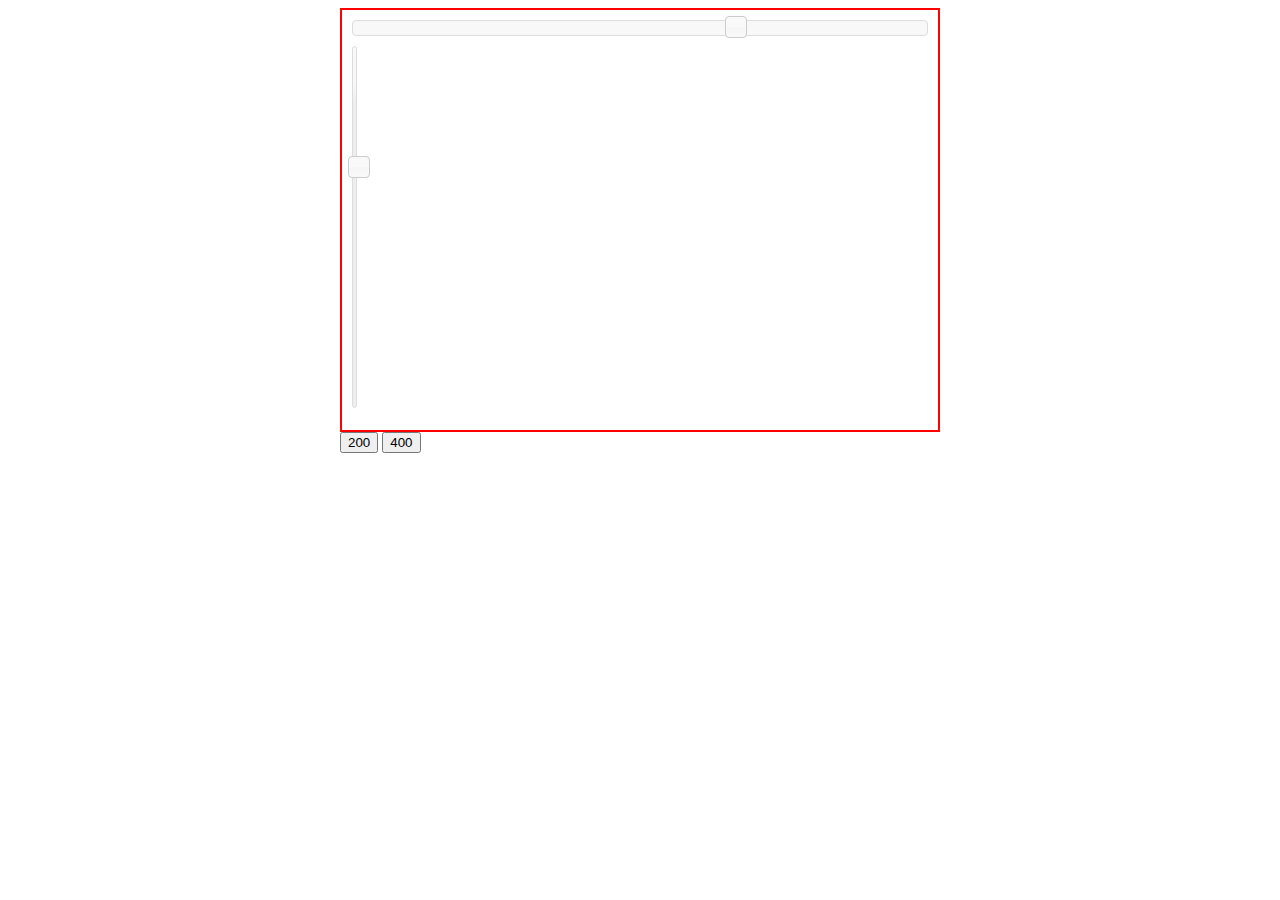
<file: index.html>
<!doctype html>
<html class="no-js" lang="ja">
<head>
<meta charset="utf-8">
<title></title>
<meta name="viewport" content="width=device-width">
<link href="jqueryui/css/ui-lightness/jquery-ui-1.8.22.custom.css" rel="stylesheet">
<style>
#all {
	max-width:600px;
	margin:0 auto;
}
#wrap {
	height:400px;
	border:2px solid red;
	padding:10px;
}
#slider {
	margin:0 0 10px;
}
#slider2 {
	height:90%;
}
</style>
<script src="jqueryui/js/jquery-1.7.2.min.js"></script>
<script src="jqueryui/development-bundle/ui/jquery.ui.core.js"></script>
<script src="jqueryui/development-bundle/ui/jquery.ui.widget.js"></script>
<script src="jqueryui/development-bundle/ui/jquery.ui.mouse.js"></script>
<script src="jqueryui/development-bundle/ui/jquery.ui.slider.js"></script>
<script src="script.js"></script>
</head>
<body><div id="all">

<div id="wrap">
<div id="slider"></div>
<div id="slider2"></div>
</div>

<button onclick="$('#wrap').height(200)">200</button>
<button onclick="$('#wrap').height(400)">400</button>


</div></body>
</html>
</file>
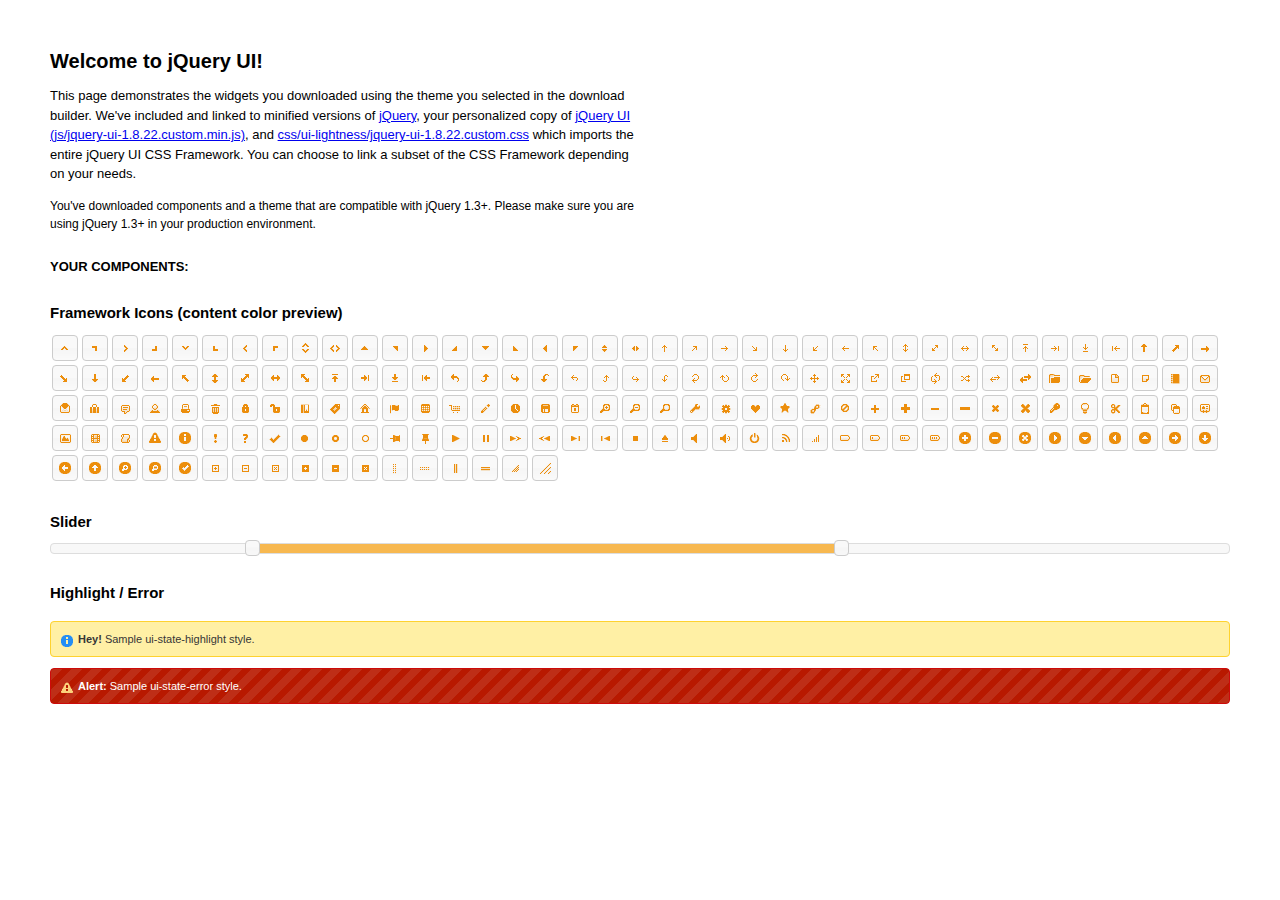
<file: origJqueryUi/index.html>
<!DOCTYPE html>
<html>
	<head>
		<meta http-equiv="Content-Type" content="text/html; charset=iso-8859-1" />
		<title>jQuery UI Example Page</title>
		<link type="text/css" href="css/ui-lightness/jquery-ui-1.8.22.custom.css" rel="stylesheet" />
		<script type="text/javascript" src="js/jquery-1.7.2.min.js"></script>
		<script type="text/javascript" src="js/jquery-ui-1.8.22.custom.min.js"></script>
		<script type="text/javascript">
			$(function(){

				// Slider
				$('#slider').slider({
					range: true,
					values: [17, 67]
				});

				//hover states on the static widgets
				$('#dialog_link, ul#icons li').hover(
					function() { $(this).addClass('ui-state-hover'); },
					function() { $(this).removeClass('ui-state-hover'); }
				);

			});
		</script>
		<style type="text/css">
			/*demo page css*/
			body{ font: 62.5% "Trebuchet MS", sans-serif; margin: 50px;}
			.demoHeaders { margin-top: 2em; }
			#dialog_link {padding: .4em 1em .4em 20px;text-decoration: none;position: relative;}
			#dialog_link span.ui-icon {margin: 0 5px 0 0;position: absolute;left: .2em;top: 50%;margin-top: -8px;}
			ul#icons {margin: 0; padding: 0;}
			ul#icons li {margin: 2px; position: relative; padding: 4px 0; cursor: pointer; float: left;  list-style: none;}
			ul#icons span.ui-icon {float: left; margin: 0 4px;}
		</style>
	</head>
	<body>
	<h1>Welcome to jQuery UI!</h1>
	<p style="font-size: 1.3em; line-height: 1.5; margin: 1em 0; width: 50%;">This page demonstrates the widgets you downloaded using the theme you selected in the download builder. We've included and linked to minified versions of <a href="js/jquery-1.7.2.min.js">jQuery</a>, your personalized copy of <a href="js/jquery-ui-1.8.22.custom.min.js">jQuery UI (js/jquery-ui-1.8.22.custom.min.js)</a>, and <a href="css/ui-lightness/jquery-ui-1.8.22.custom.css">css/ui-lightness/jquery-ui-1.8.22.custom.css</a> which imports the entire jQuery UI CSS Framework. You can choose to link a subset of the CSS Framework depending on your needs. </p>
	<p style="font-size: 1.2em; line-height: 1.5; margin: 1em 0; width: 50%;">You've downloaded components and a theme that are compatible with jQuery 1.3+. Please make sure you are using jQuery 1.3+ in your production environment.</p>

	<p style="font-weight: bold; margin: 2em 0 1em; font-size: 1.3em;">YOUR COMPONENTS:</p>


		<h2 class="demoHeaders">Framework Icons (content color preview)</h2>
		<ul id="icons" class="ui-widget ui-helper-clearfix">

		<li class="ui-state-default ui-corner-all" title=".ui-icon-carat-1-n"><span class="ui-icon ui-icon-carat-1-n"></span></li>
		<li class="ui-state-default ui-corner-all" title=".ui-icon-carat-1-ne"><span class="ui-icon ui-icon-carat-1-ne"></span></li>
		<li class="ui-state-default ui-corner-all" title=".ui-icon-carat-1-e"><span class="ui-icon ui-icon-carat-1-e"></span></li>

		<li class="ui-state-default ui-corner-all" title=".ui-icon-carat-1-se"><span class="ui-icon ui-icon-carat-1-se"></span></li>
		<li class="ui-state-default ui-corner-all" title=".ui-icon-carat-1-s"><span class="ui-icon ui-icon-carat-1-s"></span></li>
		<li class="ui-state-default ui-corner-all" title=".ui-icon-carat-1-sw"><span class="ui-icon ui-icon-carat-1-sw"></span></li>
		<li class="ui-state-default ui-corner-all" title=".ui-icon-carat-1-w"><span class="ui-icon ui-icon-carat-1-w"></span></li>
		<li class="ui-state-default ui-corner-all" title=".ui-icon-carat-1-nw"><span class="ui-icon ui-icon-carat-1-nw"></span></li>
		<li class="ui-state-default ui-corner-all" title=".ui-icon-carat-2-n-s"><span class="ui-icon ui-icon-carat-2-n-s"></span></li>
		<li class="ui-state-default ui-corner-all" title=".ui-icon-carat-2-e-w"><span class="ui-icon ui-icon-carat-2-e-w"></span></li>
		<li class="ui-state-default ui-corner-all" title=".ui-icon-triangle-1-n"><span class="ui-icon ui-icon-triangle-1-n"></span></li>
		<li class="ui-state-default ui-corner-all" title=".ui-icon-triangle-1-ne"><span class="ui-icon ui-icon-triangle-1-ne"></span></li>

		<li class="ui-state-default ui-corner-all" title=".ui-icon-triangle-1-e"><span class="ui-icon ui-icon-triangle-1-e"></span></li>
		<li class="ui-state-default ui-corner-all" title=".ui-icon-triangle-1-se"><span class="ui-icon ui-icon-triangle-1-se"></span></li>
		<li class="ui-state-default ui-corner-all" title=".ui-icon-triangle-1-s"><span class="ui-icon ui-icon-triangle-1-s"></span></li>
		<li class="ui-state-default ui-corner-all" title=".ui-icon-triangle-1-sw"><span class="ui-icon ui-icon-triangle-1-sw"></span></li>
		<li class="ui-state-default ui-corner-all" title=".ui-icon-triangle-1-w"><span class="ui-icon ui-icon-triangle-1-w"></span></li>
		<li class="ui-state-default ui-corner-all" title=".ui-icon-triangle-1-nw"><span class="ui-icon ui-icon-triangle-1-nw"></span></li>
		<li class="ui-state-default ui-corner-all" title=".ui-icon-triangle-2-n-s"><span class="ui-icon ui-icon-triangle-2-n-s"></span></li>
		<li class="ui-state-default ui-corner-all" title=".ui-icon-triangle-2-e-w"><span class="ui-icon ui-icon-triangle-2-e-w"></span></li>
		<li class="ui-state-default ui-corner-all" title=".ui-icon-arrow-1-n"><span class="ui-icon ui-icon-arrow-1-n"></span></li>

		<li class="ui-state-default ui-corner-all" title=".ui-icon-arrow-1-ne"><span class="ui-icon ui-icon-arrow-1-ne"></span></li>
		<li class="ui-state-default ui-corner-all" title=".ui-icon-arrow-1-e"><span class="ui-icon ui-icon-arrow-1-e"></span></li>
		<li class="ui-state-default ui-corner-all" title=".ui-icon-arrow-1-se"><span class="ui-icon ui-icon-arrow-1-se"></span></li>
		<li class="ui-state-default ui-corner-all" title=".ui-icon-arrow-1-s"><span class="ui-icon ui-icon-arrow-1-s"></span></li>
		<li class="ui-state-default ui-corner-all" title=".ui-icon-arrow-1-sw"><span class="ui-icon ui-icon-arrow-1-sw"></span></li>
		<li class="ui-state-default ui-corner-all" title=".ui-icon-arrow-1-w"><span class="ui-icon ui-icon-arrow-1-w"></span></li>
		<li class="ui-state-default ui-corner-all" title=".ui-icon-arrow-1-nw"><span class="ui-icon ui-icon-arrow-1-nw"></span></li>
		<li class="ui-state-default ui-corner-all" title=".ui-icon-arrow-2-n-s"><span class="ui-icon ui-icon-arrow-2-n-s"></span></li>
		<li class="ui-state-default ui-corner-all" title=".ui-icon-arrow-2-ne-sw"><span class="ui-icon ui-icon-arrow-2-ne-sw"></span></li>

		<li class="ui-state-default ui-corner-all" title=".ui-icon-arrow-2-e-w"><span class="ui-icon ui-icon-arrow-2-e-w"></span></li>
		<li class="ui-state-default ui-corner-all" title=".ui-icon-arrow-2-se-nw"><span class="ui-icon ui-icon-arrow-2-se-nw"></span></li>
		<li class="ui-state-default ui-corner-all" title=".ui-icon-arrowstop-1-n"><span class="ui-icon ui-icon-arrowstop-1-n"></span></li>
		<li class="ui-state-default ui-corner-all" title=".ui-icon-arrowstop-1-e"><span class="ui-icon ui-icon-arrowstop-1-e"></span></li>
		<li class="ui-state-default ui-corner-all" title=".ui-icon-arrowstop-1-s"><span class="ui-icon ui-icon-arrowstop-1-s"></span></li>
		<li class="ui-state-default ui-corner-all" title=".ui-icon-arrowstop-1-w"><span class="ui-icon ui-icon-arrowstop-1-w"></span></li>
		<li class="ui-state-default ui-corner-all" title=".ui-icon-arrowthick-1-n"><span class="ui-icon ui-icon-arrowthick-1-n"></span></li>
		<li class="ui-state-default ui-corner-all" title=".ui-icon-arrowthick-1-ne"><span class="ui-icon ui-icon-arrowthick-1-ne"></span></li>
		<li class="ui-state-default ui-corner-all" title=".ui-icon-arrowthick-1-e"><span class="ui-icon ui-icon-arrowthick-1-e"></span></li>

		<li class="ui-state-default ui-corner-all" title=".ui-icon-arrowthick-1-se"><span class="ui-icon ui-icon-arrowthick-1-se"></span></li>
		<li class="ui-state-default ui-corner-all" title=".ui-icon-arrowthick-1-s"><span class="ui-icon ui-icon-arrowthick-1-s"></span></li>
		<li class="ui-state-default ui-corner-all" title=".ui-icon-arrowthick-1-sw"><span class="ui-icon ui-icon-arrowthick-1-sw"></span></li>
		<li class="ui-state-default ui-corner-all" title=".ui-icon-arrowthick-1-w"><span class="ui-icon ui-icon-arrowthick-1-w"></span></li>
		<li class="ui-state-default ui-corner-all" title=".ui-icon-arrowthick-1-nw"><span class="ui-icon ui-icon-arrowthick-1-nw"></span></li>
		<li class="ui-state-default ui-corner-all" title=".ui-icon-arrowthick-2-n-s"><span class="ui-icon ui-icon-arrowthick-2-n-s"></span></li>
		<li class="ui-state-default ui-corner-all" title=".ui-icon-arrowthick-2-ne-sw"><span class="ui-icon ui-icon-arrowthick-2-ne-sw"></span></li>
		<li class="ui-state-default ui-corner-all" title=".ui-icon-arrowthick-2-e-w"><span class="ui-icon ui-icon-arrowthick-2-e-w"></span></li>
		<li class="ui-state-default ui-corner-all" title=".ui-icon-arrowthick-2-se-nw"><span class="ui-icon ui-icon-arrowthick-2-se-nw"></span></li>

		<li class="ui-state-default ui-corner-all" title=".ui-icon-arrowthickstop-1-n"><span class="ui-icon ui-icon-arrowthickstop-1-n"></span></li>
		<li class="ui-state-default ui-corner-all" title=".ui-icon-arrowthickstop-1-e"><span class="ui-icon ui-icon-arrowthickstop-1-e"></span></li>
		<li class="ui-state-default ui-corner-all" title=".ui-icon-arrowthickstop-1-s"><span class="ui-icon ui-icon-arrowthickstop-1-s"></span></li>
		<li class="ui-state-default ui-corner-all" title=".ui-icon-arrowthickstop-1-w"><span class="ui-icon ui-icon-arrowthickstop-1-w"></span></li>
		<li class="ui-state-default ui-corner-all" title=".ui-icon-arrowreturnthick-1-w"><span class="ui-icon ui-icon-arrowreturnthick-1-w"></span></li>
		<li class="ui-state-default ui-corner-all" title=".ui-icon-arrowreturnthick-1-n"><span class="ui-icon ui-icon-arrowreturnthick-1-n"></span></li>
		<li class="ui-state-default ui-corner-all" title=".ui-icon-arrowreturnthick-1-e"><span class="ui-icon ui-icon-arrowreturnthick-1-e"></span></li>
		<li class="ui-state-default ui-corner-all" title=".ui-icon-arrowreturnthick-1-s"><span class="ui-icon ui-icon-arrowreturnthick-1-s"></span></li>
		<li class="ui-state-default ui-corner-all" title=".ui-icon-arrowreturn-1-w"><span class="ui-icon ui-icon-arrowreturn-1-w"></span></li>

		<li class="ui-state-default ui-corner-all" title=".ui-icon-arrowreturn-1-n"><span class="ui-icon ui-icon-arrowreturn-1-n"></span></li>
		<li class="ui-state-default ui-corner-all" title=".ui-icon-arrowreturn-1-e"><span class="ui-icon ui-icon-arrowreturn-1-e"></span></li>
		<li class="ui-state-default ui-corner-all" title=".ui-icon-arrowreturn-1-s"><span class="ui-icon ui-icon-arrowreturn-1-s"></span></li>
		<li class="ui-state-default ui-corner-all" title=".ui-icon-arrowrefresh-1-w"><span class="ui-icon ui-icon-arrowrefresh-1-w"></span></li>
		<li class="ui-state-default ui-corner-all" title=".ui-icon-arrowrefresh-1-n"><span class="ui-icon ui-icon-arrowrefresh-1-n"></span></li>
		<li class="ui-state-default ui-corner-all" title=".ui-icon-arrowrefresh-1-e"><span class="ui-icon ui-icon-arrowrefresh-1-e"></span></li>
		<li class="ui-state-default ui-corner-all" title=".ui-icon-arrowrefresh-1-s"><span class="ui-icon ui-icon-arrowrefresh-1-s"></span></li>
		<li class="ui-state-default ui-corner-all" title=".ui-icon-arrow-4"><span class="ui-icon ui-icon-arrow-4"></span></li>
		<li class="ui-state-default ui-corner-all" title=".ui-icon-arrow-4-diag"><span class="ui-icon ui-icon-arrow-4-diag"></span></li>

		<li class="ui-state-default ui-corner-all" title=".ui-icon-extlink"><span class="ui-icon ui-icon-extlink"></span></li>
		<li class="ui-state-default ui-corner-all" title=".ui-icon-newwin"><span class="ui-icon ui-icon-newwin"></span></li>
		<li class="ui-state-default ui-corner-all" title=".ui-icon-refresh"><span class="ui-icon ui-icon-refresh"></span></li>
		<li class="ui-state-default ui-corner-all" title=".ui-icon-shuffle"><span class="ui-icon ui-icon-shuffle"></span></li>
		<li class="ui-state-default ui-corner-all" title=".ui-icon-transfer-e-w"><span class="ui-icon ui-icon-transfer-e-w"></span></li>
		<li class="ui-state-default ui-corner-all" title=".ui-icon-transferthick-e-w"><span class="ui-icon ui-icon-transferthick-e-w"></span></li>
		<li class="ui-state-default ui-corner-all" title=".ui-icon-folder-collapsed"><span class="ui-icon ui-icon-folder-collapsed"></span></li>
		<li class="ui-state-default ui-corner-all" title=".ui-icon-folder-open"><span class="ui-icon ui-icon-folder-open"></span></li>
		<li class="ui-state-default ui-corner-all" title=".ui-icon-document"><span class="ui-icon ui-icon-document"></span></li>

		<li class="ui-state-default ui-corner-all" title=".ui-icon-document-b"><span class="ui-icon ui-icon-document-b"></span></li>
		<li class="ui-state-default ui-corner-all" title=".ui-icon-note"><span class="ui-icon ui-icon-note"></span></li>
		<li class="ui-state-default ui-corner-all" title=".ui-icon-mail-closed"><span class="ui-icon ui-icon-mail-closed"></span></li>
		<li class="ui-state-default ui-corner-all" title=".ui-icon-mail-open"><span class="ui-icon ui-icon-mail-open"></span></li>
		<li class="ui-state-default ui-corner-all" title=".ui-icon-suitcase"><span class="ui-icon ui-icon-suitcase"></span></li>
		<li class="ui-state-default ui-corner-all" title=".ui-icon-comment"><span class="ui-icon ui-icon-comment"></span></li>
		<li class="ui-state-default ui-corner-all" title=".ui-icon-person"><span class="ui-icon ui-icon-person"></span></li>
		<li class="ui-state-default ui-corner-all" title=".ui-icon-print"><span class="ui-icon ui-icon-print"></span></li>
		<li class="ui-state-default ui-corner-all" title=".ui-icon-trash"><span class="ui-icon ui-icon-trash"></span></li>

		<li class="ui-state-default ui-corner-all" title=".ui-icon-locked"><span class="ui-icon ui-icon-locked"></span></li>
		<li class="ui-state-default ui-corner-all" title=".ui-icon-unlocked"><span class="ui-icon ui-icon-unlocked"></span></li>
		<li class="ui-state-default ui-corner-all" title=".ui-icon-bookmark"><span class="ui-icon ui-icon-bookmark"></span></li>
		<li class="ui-state-default ui-corner-all" title=".ui-icon-tag"><span class="ui-icon ui-icon-tag"></span></li>
		<li class="ui-state-default ui-corner-all" title=".ui-icon-home"><span class="ui-icon ui-icon-home"></span></li>
		<li class="ui-state-default ui-corner-all" title=".ui-icon-flag"><span class="ui-icon ui-icon-flag"></span></li>
		<li class="ui-state-default ui-corner-all" title=".ui-icon-calculator"><span class="ui-icon ui-icon-calculator"></span></li>
		<li class="ui-state-default ui-corner-all" title=".ui-icon-cart"><span class="ui-icon ui-icon-cart"></span></li>
		<li class="ui-state-default ui-corner-all" title=".ui-icon-pencil"><span class="ui-icon ui-icon-pencil"></span></li>

		<li class="ui-state-default ui-corner-all" title=".ui-icon-clock"><span class="ui-icon ui-icon-clock"></span></li>
		<li class="ui-state-default ui-corner-all" title=".ui-icon-disk"><span class="ui-icon ui-icon-disk"></span></li>
		<li class="ui-state-default ui-corner-all" title=".ui-icon-calendar"><span class="ui-icon ui-icon-calendar"></span></li>
		<li class="ui-state-default ui-corner-all" title=".ui-icon-zoomin"><span class="ui-icon ui-icon-zoomin"></span></li>
		<li class="ui-state-default ui-corner-all" title=".ui-icon-zoomout"><span class="ui-icon ui-icon-zoomout"></span></li>
		<li class="ui-state-default ui-corner-all" title=".ui-icon-search"><span class="ui-icon ui-icon-search"></span></li>
		<li class="ui-state-default ui-corner-all" title=".ui-icon-wrench"><span class="ui-icon ui-icon-wrench"></span></li>
		<li class="ui-state-default ui-corner-all" title=".ui-icon-gear"><span class="ui-icon ui-icon-gear"></span></li>
		<li class="ui-state-default ui-corner-all" title=".ui-icon-heart"><span class="ui-icon ui-icon-heart"></span></li>

		<li class="ui-state-default ui-corner-all" title=".ui-icon-star"><span class="ui-icon ui-icon-star"></span></li>
		<li class="ui-state-default ui-corner-all" title=".ui-icon-link"><span class="ui-icon ui-icon-link"></span></li>
		<li class="ui-state-default ui-corner-all" title=".ui-icon-cancel"><span class="ui-icon ui-icon-cancel"></span></li>
		<li class="ui-state-default ui-corner-all" title=".ui-icon-plus"><span class="ui-icon ui-icon-plus"></span></li>
		<li class="ui-state-default ui-corner-all" title=".ui-icon-plusthick"><span class="ui-icon ui-icon-plusthick"></span></li>
		<li class="ui-state-default ui-corner-all" title=".ui-icon-minus"><span class="ui-icon ui-icon-minus"></span></li>
		<li class="ui-state-default ui-corner-all" title=".ui-icon-minusthick"><span class="ui-icon ui-icon-minusthick"></span></li>
		<li class="ui-state-default ui-corner-all" title=".ui-icon-close"><span class="ui-icon ui-icon-close"></span></li>
		<li class="ui-state-default ui-corner-all" title=".ui-icon-closethick"><span class="ui-icon ui-icon-closethick"></span></li>

		<li class="ui-state-default ui-corner-all" title=".ui-icon-key"><span class="ui-icon ui-icon-key"></span></li>
		<li class="ui-state-default ui-corner-all" title=".ui-icon-lightbulb"><span class="ui-icon ui-icon-lightbulb"></span></li>
		<li class="ui-state-default ui-corner-all" title=".ui-icon-scissors"><span class="ui-icon ui-icon-scissors"></span></li>
		<li class="ui-state-default ui-corner-all" title=".ui-icon-clipboard"><span class="ui-icon ui-icon-clipboard"></span></li>
		<li class="ui-state-default ui-corner-all" title=".ui-icon-copy"><span class="ui-icon ui-icon-copy"></span></li>
		<li class="ui-state-default ui-corner-all" title=".ui-icon-contact"><span class="ui-icon ui-icon-contact"></span></li>
		<li class="ui-state-default ui-corner-all" title=".ui-icon-image"><span class="ui-icon ui-icon-image"></span></li>
		<li class="ui-state-default ui-corner-all" title=".ui-icon-video"><span class="ui-icon ui-icon-video"></span></li>
		<li class="ui-state-default ui-corner-all" title=".ui-icon-script"><span class="ui-icon ui-icon-script"></span></li>
		<li class="ui-state-default ui-corner-all" title=".ui-icon-alert"><span class="ui-icon ui-icon-alert"></span></li>

		<li class="ui-state-default ui-corner-all" title=".ui-icon-info"><span class="ui-icon ui-icon-info"></span></li>
		<li class="ui-state-default ui-corner-all" title=".ui-icon-notice"><span class="ui-icon ui-icon-notice"></span></li>
		<li class="ui-state-default ui-corner-all" title=".ui-icon-help"><span class="ui-icon ui-icon-help"></span></li>
		<li class="ui-state-default ui-corner-all" title=".ui-icon-check"><span class="ui-icon ui-icon-check"></span></li>
		<li class="ui-state-default ui-corner-all" title=".ui-icon-bullet"><span class="ui-icon ui-icon-bullet"></span></li>
		<li class="ui-state-default ui-corner-all" title=".ui-icon-radio-off"><span class="ui-icon ui-icon-radio-off"></span></li>
		<li class="ui-state-default ui-corner-all" title=".ui-icon-radio-on"><span class="ui-icon ui-icon-radio-on"></span></li>
		<li class="ui-state-default ui-corner-all" title=".ui-icon-pin-w"><span class="ui-icon ui-icon-pin-w"></span></li>
		<li class="ui-state-default ui-corner-all" title=".ui-icon-pin-s"><span class="ui-icon ui-icon-pin-s"></span></li>
		<li class="ui-state-default ui-corner-all" title=".ui-icon-play"><span class="ui-icon ui-icon-play"></span></li>
		<li class="ui-state-default ui-corner-all" title=".ui-icon-pause"><span class="ui-icon ui-icon-pause"></span></li>

		<li class="ui-state-default ui-corner-all" title=".ui-icon-seek-next"><span class="ui-icon ui-icon-seek-next"></span></li>
		<li class="ui-state-default ui-corner-all" title=".ui-icon-seek-prev"><span class="ui-icon ui-icon-seek-prev"></span></li>
		<li class="ui-state-default ui-corner-all" title=".ui-icon-seek-end"><span class="ui-icon ui-icon-seek-end"></span></li>
		<li class="ui-state-default ui-corner-all" title=".ui-icon-seek-first"><span class="ui-icon ui-icon-seek-first"></span></li>
		<li class="ui-state-default ui-corner-all" title=".ui-icon-stop"><span class="ui-icon ui-icon-stop"></span></li>
		<li class="ui-state-default ui-corner-all" title=".ui-icon-eject"><span class="ui-icon ui-icon-eject"></span></li>
		<li class="ui-state-default ui-corner-all" title=".ui-icon-volume-off"><span class="ui-icon ui-icon-volume-off"></span></li>
		<li class="ui-state-default ui-corner-all" title=".ui-icon-volume-on"><span class="ui-icon ui-icon-volume-on"></span></li>
		<li class="ui-state-default ui-corner-all" title=".ui-icon-power"><span class="ui-icon ui-icon-power"></span></li>

		<li class="ui-state-default ui-corner-all" title=".ui-icon-signal-diag"><span class="ui-icon ui-icon-signal-diag"></span></li>
		<li class="ui-state-default ui-corner-all" title=".ui-icon-signal"><span class="ui-icon ui-icon-signal"></span></li>
		<li class="ui-state-default ui-corner-all" title=".ui-icon-battery-0"><span class="ui-icon ui-icon-battery-0"></span></li>
		<li class="ui-state-default ui-corner-all" title=".ui-icon-battery-1"><span class="ui-icon ui-icon-battery-1"></span></li>
		<li class="ui-state-default ui-corner-all" title=".ui-icon-battery-2"><span class="ui-icon ui-icon-battery-2"></span></li>
		<li class="ui-state-default ui-corner-all" title=".ui-icon-battery-3"><span class="ui-icon ui-icon-battery-3"></span></li>
		<li class="ui-state-default ui-corner-all" title=".ui-icon-circle-plus"><span class="ui-icon ui-icon-circle-plus"></span></li>
		<li class="ui-state-default ui-corner-all" title=".ui-icon-circle-minus"><span class="ui-icon ui-icon-circle-minus"></span></li>
		<li class="ui-state-default ui-corner-all" title=".ui-icon-circle-close"><span class="ui-icon ui-icon-circle-close"></span></li>

		<li class="ui-state-default ui-corner-all" title=".ui-icon-circle-triangle-e"><span class="ui-icon ui-icon-circle-triangle-e"></span></li>
		<li class="ui-state-default ui-corner-all" title=".ui-icon-circle-triangle-s"><span class="ui-icon ui-icon-circle-triangle-s"></span></li>
		<li class="ui-state-default ui-corner-all" title=".ui-icon-circle-triangle-w"><span class="ui-icon ui-icon-circle-triangle-w"></span></li>
		<li class="ui-state-default ui-corner-all" title=".ui-icon-circle-triangle-n"><span class="ui-icon ui-icon-circle-triangle-n"></span></li>
		<li class="ui-state-default ui-corner-all" title=".ui-icon-circle-arrow-e"><span class="ui-icon ui-icon-circle-arrow-e"></span></li>
		<li class="ui-state-default ui-corner-all" title=".ui-icon-circle-arrow-s"><span class="ui-icon ui-icon-circle-arrow-s"></span></li>
		<li class="ui-state-default ui-corner-all" title=".ui-icon-circle-arrow-w"><span class="ui-icon ui-icon-circle-arrow-w"></span></li>
		<li class="ui-state-default ui-corner-all" title=".ui-icon-circle-arrow-n"><span class="ui-icon ui-icon-circle-arrow-n"></span></li>
		<li class="ui-state-default ui-corner-all" title=".ui-icon-circle-zoomin"><span class="ui-icon ui-icon-circle-zoomin"></span></li>

		<li class="ui-state-default ui-corner-all" title=".ui-icon-circle-zoomout"><span class="ui-icon ui-icon-circle-zoomout"></span></li>
		<li class="ui-state-default ui-corner-all" title=".ui-icon-circle-check"><span class="ui-icon ui-icon-circle-check"></span></li>
		<li class="ui-state-default ui-corner-all" title=".ui-icon-circlesmall-plus"><span class="ui-icon ui-icon-circlesmall-plus"></span></li>
		<li class="ui-state-default ui-corner-all" title=".ui-icon-circlesmall-minus"><span class="ui-icon ui-icon-circlesmall-minus"></span></li>
		<li class="ui-state-default ui-corner-all" title=".ui-icon-circlesmall-close"><span class="ui-icon ui-icon-circlesmall-close"></span></li>
		<li class="ui-state-default ui-corner-all" title=".ui-icon-squaresmall-plus"><span class="ui-icon ui-icon-squaresmall-plus"></span></li>
		<li class="ui-state-default ui-corner-all" title=".ui-icon-squaresmall-minus"><span class="ui-icon ui-icon-squaresmall-minus"></span></li>
		<li class="ui-state-default ui-corner-all" title=".ui-icon-squaresmall-close"><span class="ui-icon ui-icon-squaresmall-close"></span></li>
		<li class="ui-state-default ui-corner-all" title=".ui-icon-grip-dotted-vertical"><span class="ui-icon ui-icon-grip-dotted-vertical"></span></li>

		<li class="ui-state-default ui-corner-all" title=".ui-icon-grip-dotted-horizontal"><span class="ui-icon ui-icon-grip-dotted-horizontal"></span></li>
		<li class="ui-state-default ui-corner-all" title=".ui-icon-grip-solid-vertical"><span class="ui-icon ui-icon-grip-solid-vertical"></span></li>
		<li class="ui-state-default ui-corner-all" title=".ui-icon-grip-solid-horizontal"><span class="ui-icon ui-icon-grip-solid-horizontal"></span></li>
		<li class="ui-state-default ui-corner-all" title=".ui-icon-gripsmall-diagonal-se"><span class="ui-icon ui-icon-gripsmall-diagonal-se"></span></li>
		<li class="ui-state-default ui-corner-all" title=".ui-icon-grip-diagonal-se"><span class="ui-icon ui-icon-grip-diagonal-se"></span></li>
		</ul>


		<!-- Slider -->
		<h2 class="demoHeaders">Slider</h2>
		<div id="slider"></div>

		<!-- Highlight / Error -->
		<h2 class="demoHeaders">Highlight / Error</h2>
		<div class="ui-widget">
			<div class="ui-state-highlight ui-corner-all" style="margin-top: 20px; padding: 0 .7em;">
				<p><span class="ui-icon ui-icon-info" style="float: left; margin-right: .3em;"></span>
				<strong>Hey!</strong> Sample ui-state-highlight style.</p>
			</div>
		</div>
		<br/>
		<div class="ui-widget">
			<div class="ui-state-error ui-corner-all" style="padding: 0 .7em;">
				<p><span class="ui-icon ui-icon-alert" style="float: left; margin-right: .3em;"></span>
				<strong>Alert:</strong> Sample ui-state-error style.</p>
			</div>
		</div>

	</body>
</html>
</file>
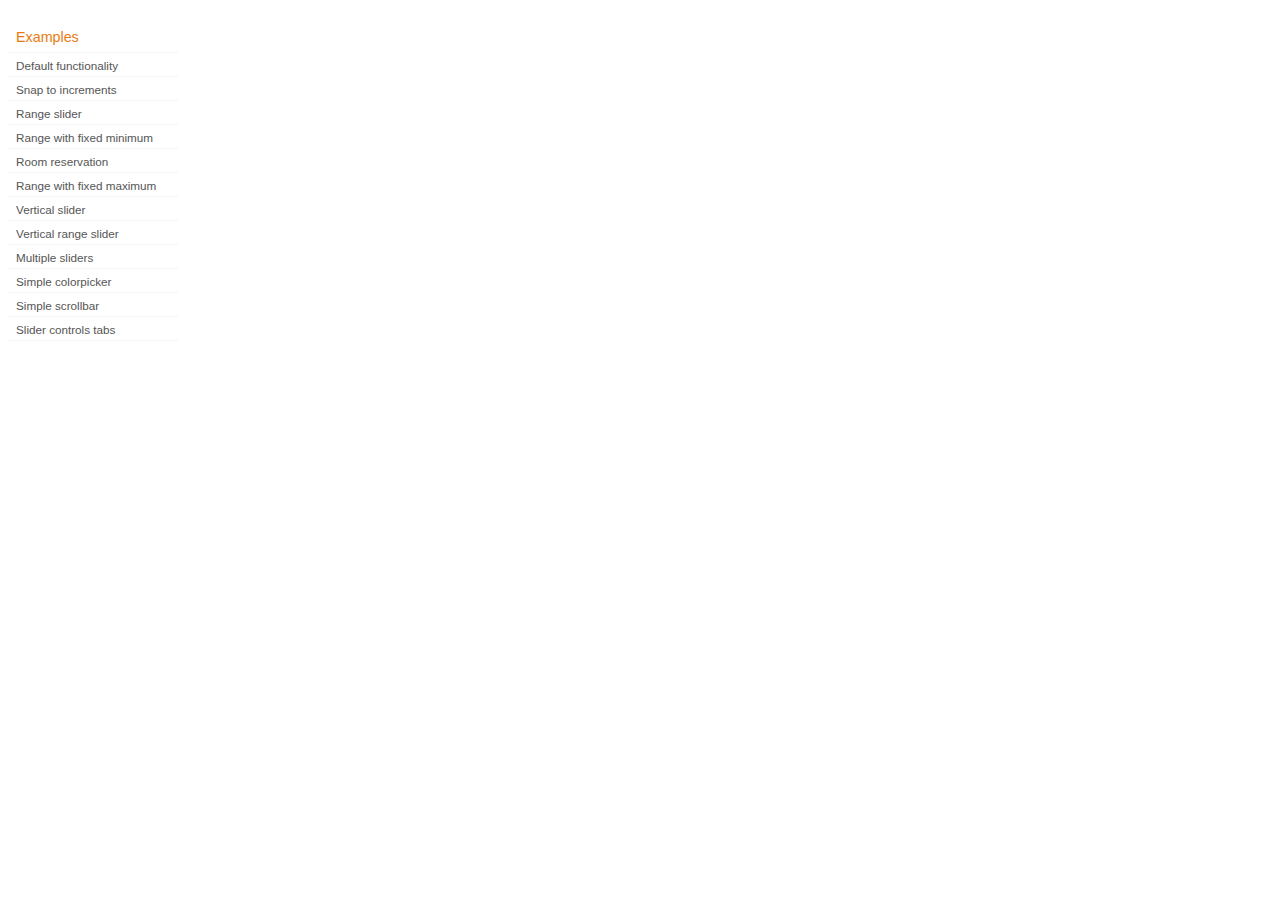
<file: jqueryui/development-bundle/demos/slider/index.html>
<!DOCTYPE html>
<html lang="en">
<head>
	<meta charset="utf-8">
	<title>jQuery UI Slider Demos</title>
	<link rel="stylesheet" href="../demos.css">
</head>
<body>

<div class="demos-nav">
	<h4>Examples</h4>
	<ul>
		<li class="demo-config-on"><a href="default.html">Default functionality</a></li>
		<li><a href="steps.html">Snap to increments</a></li>
		<li><a href="range.html">Range slider</a></li>
		<li><a href="rangemin.html">Range with fixed minimum</a></li>
		<li><a href="hotelrooms.html">Room reservation</a></li>
		<li><a href="rangemax.html">Range with fixed maximum</a></li>
		<li><a href="slider-vertical.html">Vertical slider</a></li>
		<li><a href="range-vertical.html">Vertical range slider</a></li>
		<li><a href="multiple-vertical.html">Multiple sliders</a></li>
		<li><a href="colorpicker.html">Simple colorpicker</a></li>
		<li><a href="side-scroll.html">Simple scrollbar</a></li>
		<li><a href="tabs.html">Slider controls tabs</a></li>
	</ul>
</div>

</body>
</html>
</file>
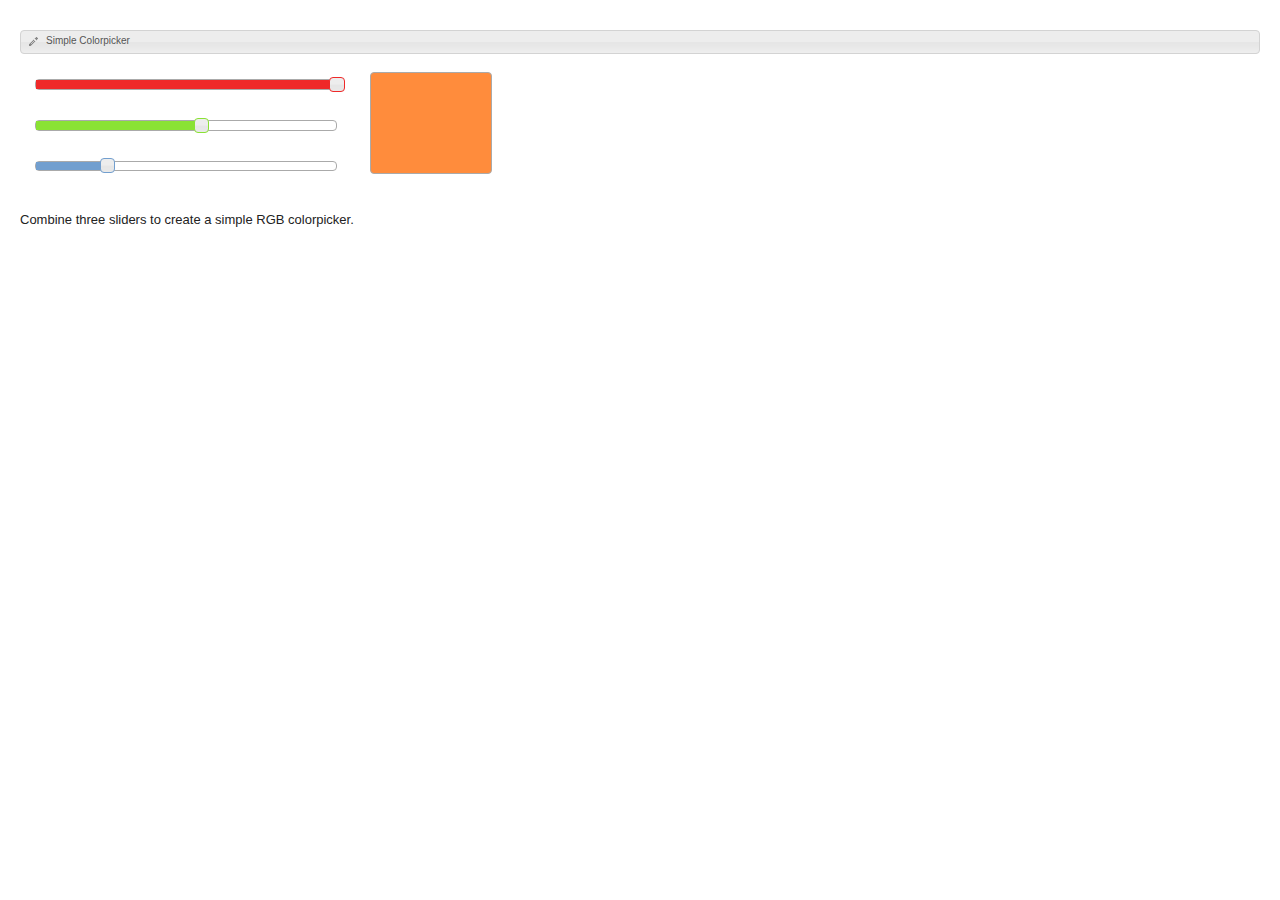
<file: jqueryui/development-bundle/demos/slider/colorpicker.html>
<!DOCTYPE html>
<html lang="en">
<head>
	<meta charset="utf-8">
	<title>jQuery UI Slider - Colorpicker</title>
	<link rel="stylesheet" href="../../themes/base/jquery.ui.all.css">
	<script src="../../jquery-1.7.2.js"></script>
	<script src="../../ui/jquery.ui.core.js"></script>
	<script src="../../ui/jquery.ui.widget.js"></script>
	<script src="../../ui/jquery.ui.mouse.js"></script>
	<script src="../../ui/jquery.ui.slider.js"></script>
	<link rel="stylesheet" href="../demos.css">
	<style>
	#red, #green, #blue {
		float: left;
		clear: left;
		width: 300px;
		margin: 15px;
	}
	#swatch {
		width: 120px;
		height: 100px;
		margin-top: 18px;
		margin-left: 350px;
		background-image: none;
	}
	#red .ui-slider-range { background: #ef2929; }
	#red .ui-slider-handle { border-color: #ef2929; }
	#green .ui-slider-range { background: #8ae234; }
	#green .ui-slider-handle { border-color: #8ae234; }
	#blue .ui-slider-range { background: #729fcf; }
	#blue .ui-slider-handle { border-color: #729fcf; }
	#demo-frame > div.demo { padding: 10px !important; };
	</style>
	<script>
	function hexFromRGB(r, g, b) {
		var hex = [
			r.toString( 16 ),
			g.toString( 16 ),
			b.toString( 16 )
		];
		$.each( hex, function( nr, val ) {
			if ( val.length === 1 ) {
				hex[ nr ] = "0" + val;
			}
		});
		return hex.join( "" ).toUpperCase();
	}
	function refreshSwatch() {
		var red = $( "#red" ).slider( "value" ),
			green = $( "#green" ).slider( "value" ),
			blue = $( "#blue" ).slider( "value" ),
			hex = hexFromRGB( red, green, blue );
		$( "#swatch" ).css( "background-color", "#" + hex );
	}
	$(function() {
		$( "#red, #green, #blue" ).slider({
			orientation: "horizontal",
			range: "min",
			max: 255,
			value: 127,
			slide: refreshSwatch,
			change: refreshSwatch
		});
		$( "#red" ).slider( "value", 255 );
		$( "#green" ).slider( "value", 140 );
		$( "#blue" ).slider( "value", 60 );
	});
	</script>
</head>
<body class="ui-widget-content" style="border:0;">

<div class="demo">

<p class="ui-state-default ui-corner-all ui-helper-clearfix" style="padding:4px;">
	<span class="ui-icon ui-icon-pencil" style="float:left; margin:-2px 5px 0 0;"></span>
	Simple Colorpicker
</p>

<div id="red"></div>
<div id="green"></div>
<div id="blue"></div>

<div id="swatch" class="ui-widget-content ui-corner-all"></div>

</div><!-- End demo -->



<div class="demo-description" style="clear:left;">
<p>Combine three sliders to create a simple RGB colorpicker.</p>
</div><!-- End demo-description -->

</body>
</html>
</file>
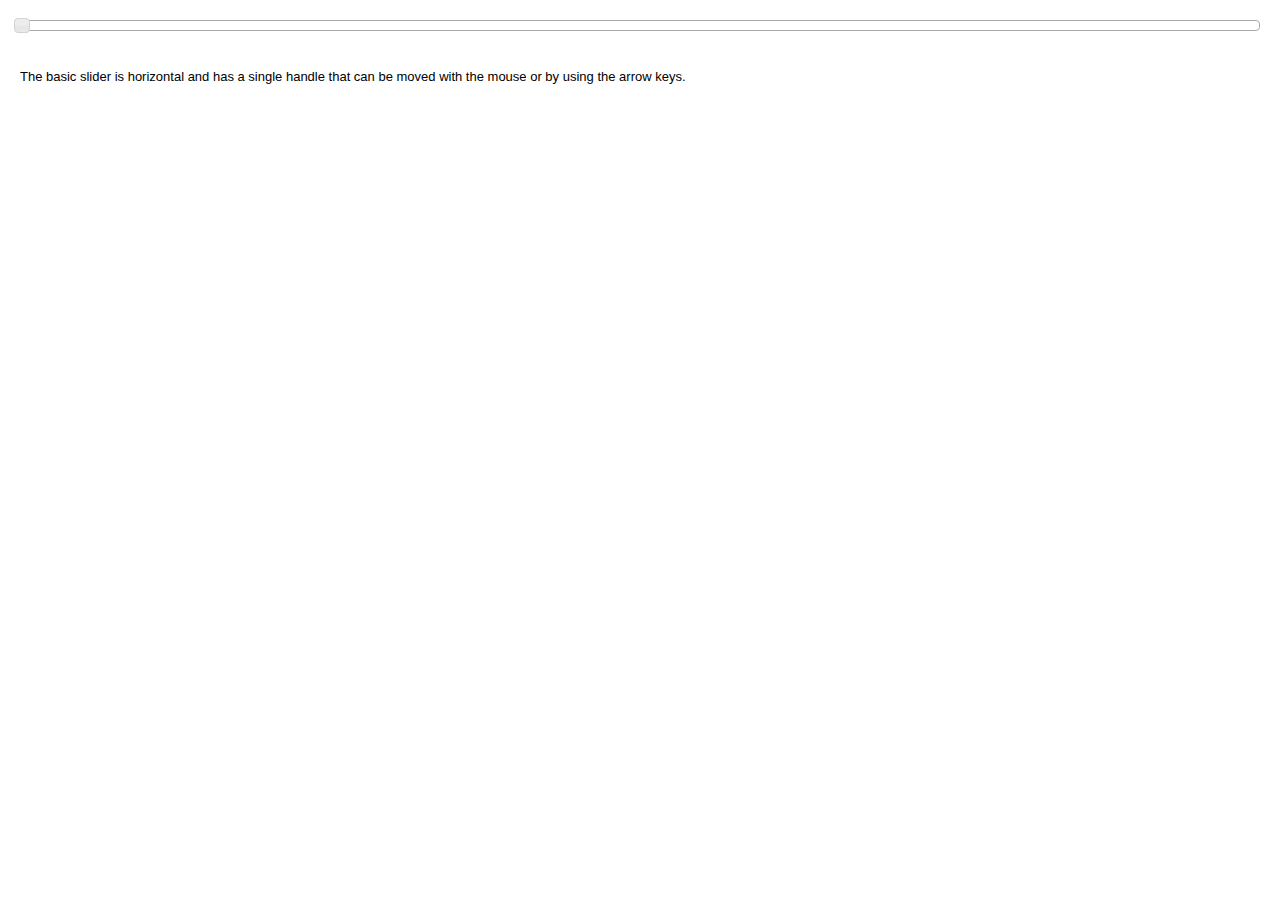
<file: jqueryui/development-bundle/demos/slider/default.html>
<!DOCTYPE html>
<html lang="en">
<head>
	<meta charset="utf-8" >
	<title>jQuery UI Slider - Default functionality</title>
	<link rel="stylesheet" href="../../themes/base/jquery.ui.all.css">
	<script src="../../jquery-1.7.2.js"></script>
	<script src="../../ui/jquery.ui.core.js"></script>
	<script src="../../ui/jquery.ui.widget.js"></script>
	<script src="../../ui/jquery.ui.mouse.js"></script>
	<script src="../../ui/jquery.ui.slider.js"></script>
	<link rel="stylesheet" href="../demos.css">
	<style>
	#demo-frame > div.demo { padding: 10px !important; }
	</style>
	<script>
	$(function() {
		$( "#slider" ).slider();
	});
	</script>
</head>
<body>

<div class="demo">

<div id="slider"></div>

</div><!-- End demo -->



<div class="demo-description">
<p>The basic slider is horizontal and has a single handle that can be moved with the mouse or by using the arrow keys.</p>
</div><!-- End demo-description -->

</body>
</html>
</file>
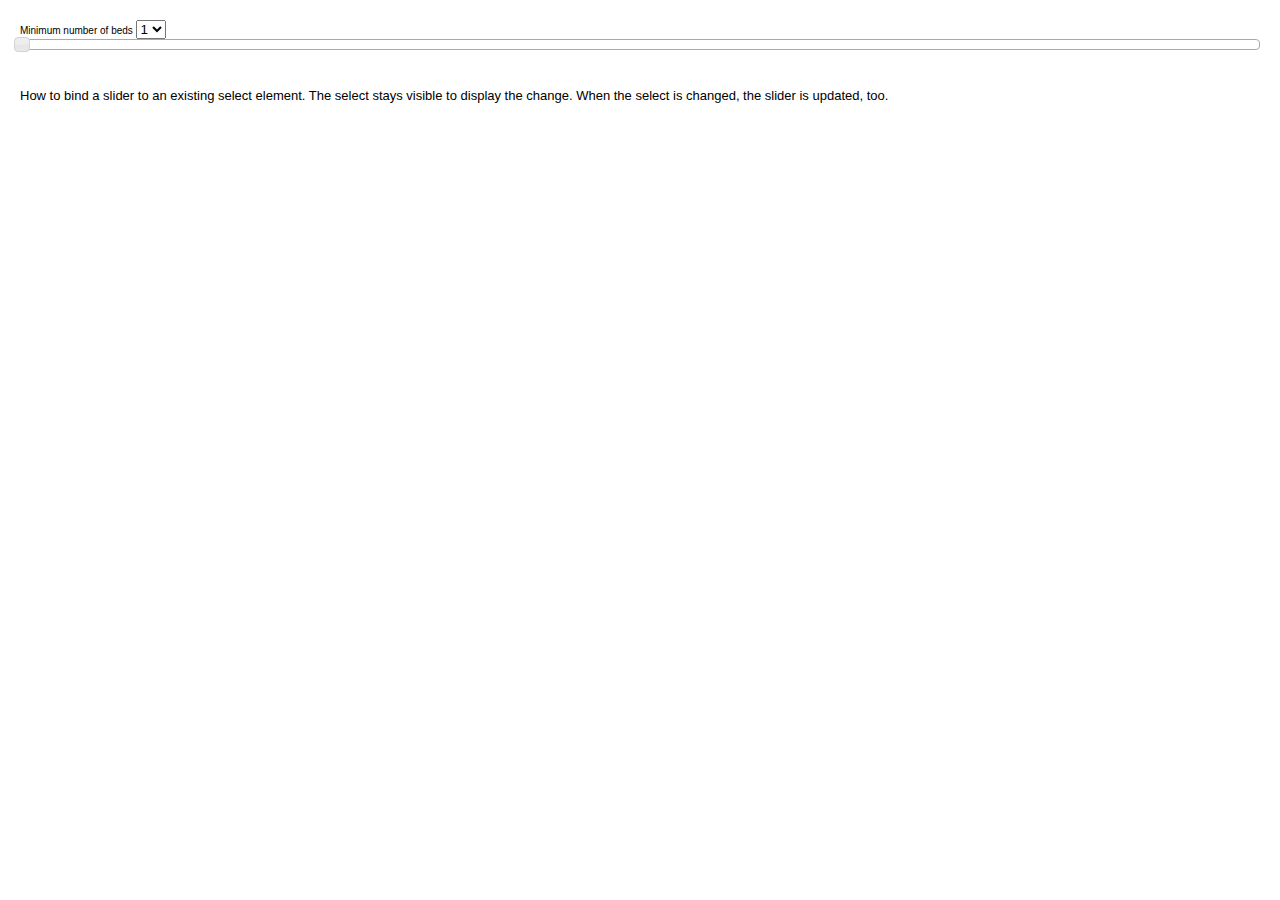
<file: jqueryui/development-bundle/demos/slider/hotelrooms.html>
<!DOCTYPE html>
<html lang="en">
<head>
	<meta charset="utf-8">
	<title>jQuery UI Slider - Range with fixed minimum</title>
	<link rel="stylesheet" href="../../themes/base/jquery.ui.all.css">
	<script src="../../jquery-1.7.2.js"></script>
	<script src="../../ui/jquery.ui.core.js"></script>
	<script src="../../ui/jquery.ui.widget.js"></script>
	<script src="../../ui/jquery.ui.mouse.js"></script>
	<script src="../../ui/jquery.ui.slider.js"></script>
	<link rel="stylesheet" href="../demos.css">
	<style>
	#demo-frame > div.demo { padding: 10px !important; };
	</style>
	<script>
	$(function() {
		var select = $( "#minbeds" );
		var slider = $( "<div id='slider'></div>" ).insertAfter( select ).slider({
			min: 1,
			max: 6,
			range: "min",
			value: select[ 0 ].selectedIndex + 1,
			slide: function( event, ui ) {
				select[ 0 ].selectedIndex = ui.value - 1;
			}
		});
		$( "#minbeds" ).change(function() {
			slider.slider( "value", this.selectedIndex + 1 );
		});
	});
	</script>
</head>
<body>

<div class="demo">

<form id="reservation">
	<label for="minbeds">Minimum number of beds</label>
	<select name="minbeds" id="minbeds">
		<option>1</option>
		<option>2</option>
		<option>3</option>
		<option>4</option>
		<option>5</option>
		<option>6</option>
	</select>
</form>

</div><!-- End demo -->



<div class="demo-description">
<p>How to bind a slider to an existing select element. The select stays visible to display the change. When the select is changed, the slider is updated, too.</p>
</div><!-- End demo-description -->

</body>
</html>
</file>
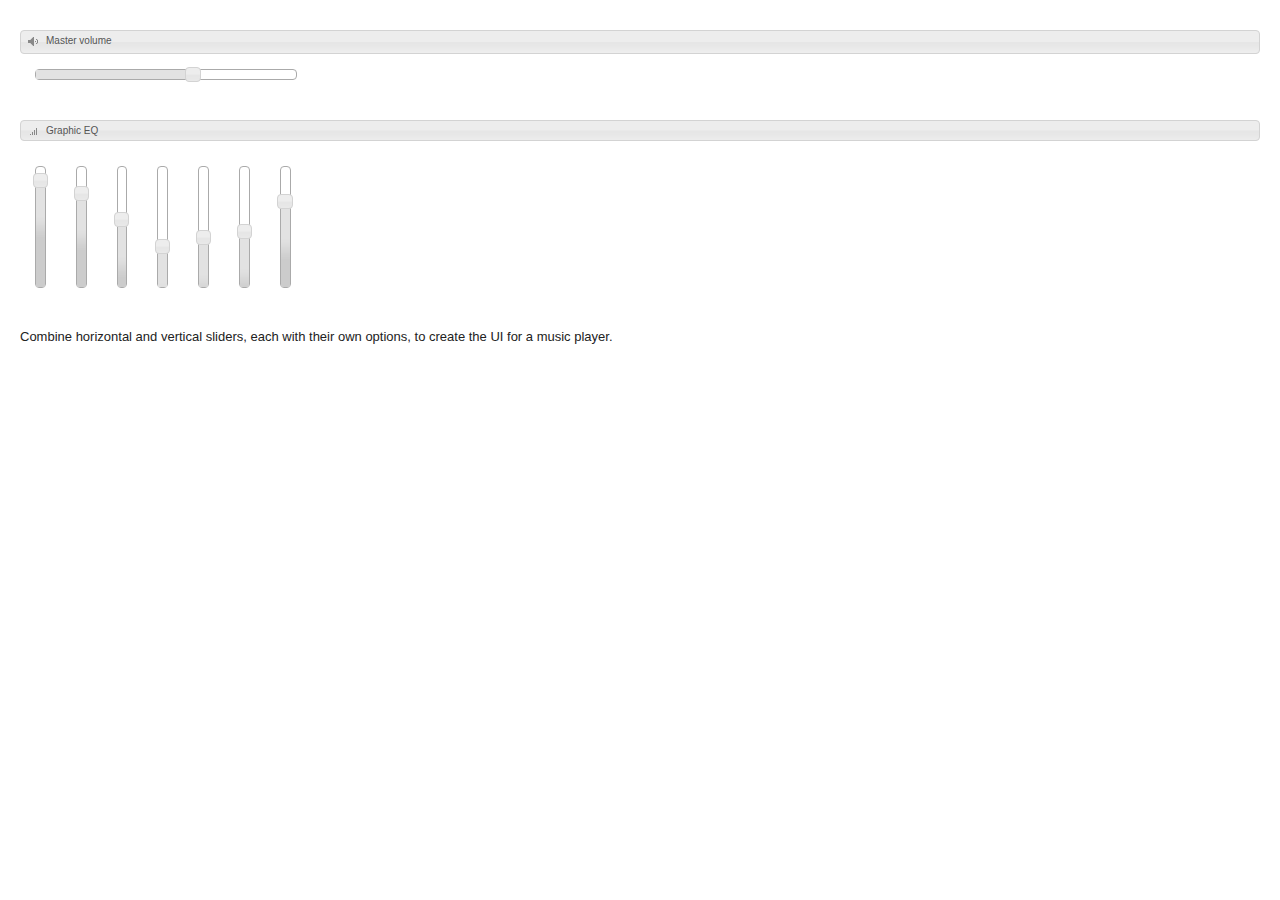
<file: jqueryui/development-bundle/demos/slider/multiple-vertical.html>
<!DOCTYPE html>
<html lang="en">
<head>
	<meta charset="utf-8">
	<title>jQuery UI Slider - Multiple sliders</title>
	<link rel="stylesheet" href="../../themes/base/jquery.ui.all.css">
	<script src="../../jquery-1.7.2.js"></script>
	<script src="../../ui/jquery.ui.core.js"></script>
	<script src="../../ui/jquery.ui.widget.js"></script>
	<script src="../../ui/jquery.ui.mouse.js"></script>
	<script src="../../ui/jquery.ui.slider.js"></script>
	<link rel="stylesheet" href="../demos.css">
	<style>
	#demo-frame > div.demo { padding: 10px !important; }
	#eq span {
		height:120px; float:left; margin:15px
	}
	</style>
	<script>
	$(function() {
		// setup master volume
		$( "#master" ).slider({
			value: 60,
			orientation: "horizontal",
			range: "min",
			animate: true
		});
		// setup graphic EQ
		$( "#eq > span" ).each(function() {
			// read initial values from markup and remove that
			var value = parseInt( $( this ).text(), 10 );
			$( this ).empty().slider({
				value: value,
				range: "min",
				animate: true,
				orientation: "vertical"
			});
		});
	});
	</script>
</head>
<body class="ui-widget-content" style="border:0;">

<div class="demo">

<p class="ui-state-default ui-corner-all ui-helper-clearfix" style="padding:4px;">
	<span class="ui-icon ui-icon-volume-on" style="float:left; margin:-2px 5px 0 0;"></span>
	Master volume
</p>

<div id="master" style="width:260px; margin:15px;"></div>

<p class="ui-state-default ui-corner-all" style="padding:4px;margin-top:4em;">
	<span class="ui-icon ui-icon-signal" style="float:left; margin:-2px 5px 0 0;"></span>
	Graphic EQ
</p>

<div id="eq">
	<span>88</span>
	<span>77</span>
	<span>55</span>
	<span>33</span>
	<span>40</span>
	<span>45</span>
	<span>70</span>
</div>

</div><!-- End demo -->



<div class="demo-description" style="clear:left;">
<p>Combine horizontal and vertical sliders, each with their own options, to create the UI for a music player.</p>
</div><!-- End demo-description -->

</body>
</html>
</file>
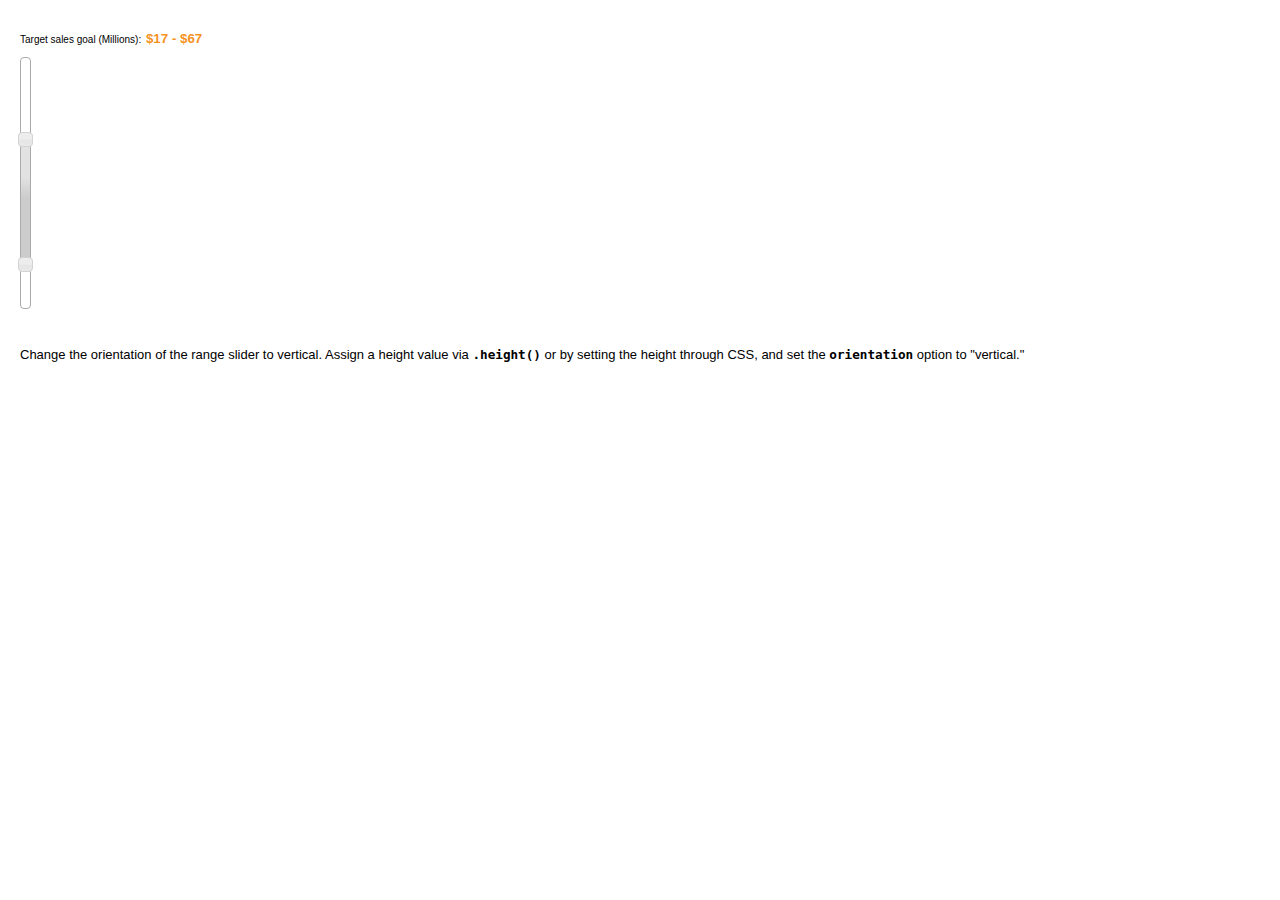
<file: jqueryui/development-bundle/demos/slider/range-vertical.html>
<!DOCTYPE html>
<html lang="en">
<head>
	<meta charset="utf-8">
	<title>jQuery UI Slider - Vertical range slider</title>
	<link rel="stylesheet" href="../../themes/base/jquery.ui.all.css">
	<script src="../../jquery-1.7.2.js"></script>
	<script src="../../ui/jquery.ui.core.js"></script>
	<script src="../../ui/jquery.ui.widget.js"></script>
	<script src="../../ui/jquery.ui.mouse.js"></script>
	<script src="../../ui/jquery.ui.slider.js"></script>
	<link rel="stylesheet" href="../demos.css">
	<style>
	#demo-frame > div.demo { padding: 10px !important; };
	</style>
	<script>
	$(function() {
		$( "#slider-range" ).slider({
			orientation: "vertical",
			range: true,
			values: [ 17, 67 ],
			slide: function( event, ui ) {
				$( "#amount" ).val( "$" + ui.values[ 0 ] + " - $" + ui.values[ 1 ] );
			}
		});
		$( "#amount" ).val( "$" + $( "#slider-range" ).slider( "values", 0 ) +
			" - $" + $( "#slider-range" ).slider( "values", 1 ) );
	});
	</script>
</head>
<body>

<div class="demo">

<p>
	<label for="amount">Target sales goal (Millions):</label>
	<input type="text" id="amount" style="border:0; color:#f6931f; font-weight:bold;" />
</p>

<div id="slider-range" style="height:250px;"></div>

</div><!-- End demo -->



<div class="demo-description">
<p>Change the orientation of the range slider to vertical.  Assign a height value via <code>.height()</code> or by setting the height through CSS, and set the <code>orientation</code> option to "vertical."</p>
</div><!-- End demo-description -->

</body>
</html>
</file>
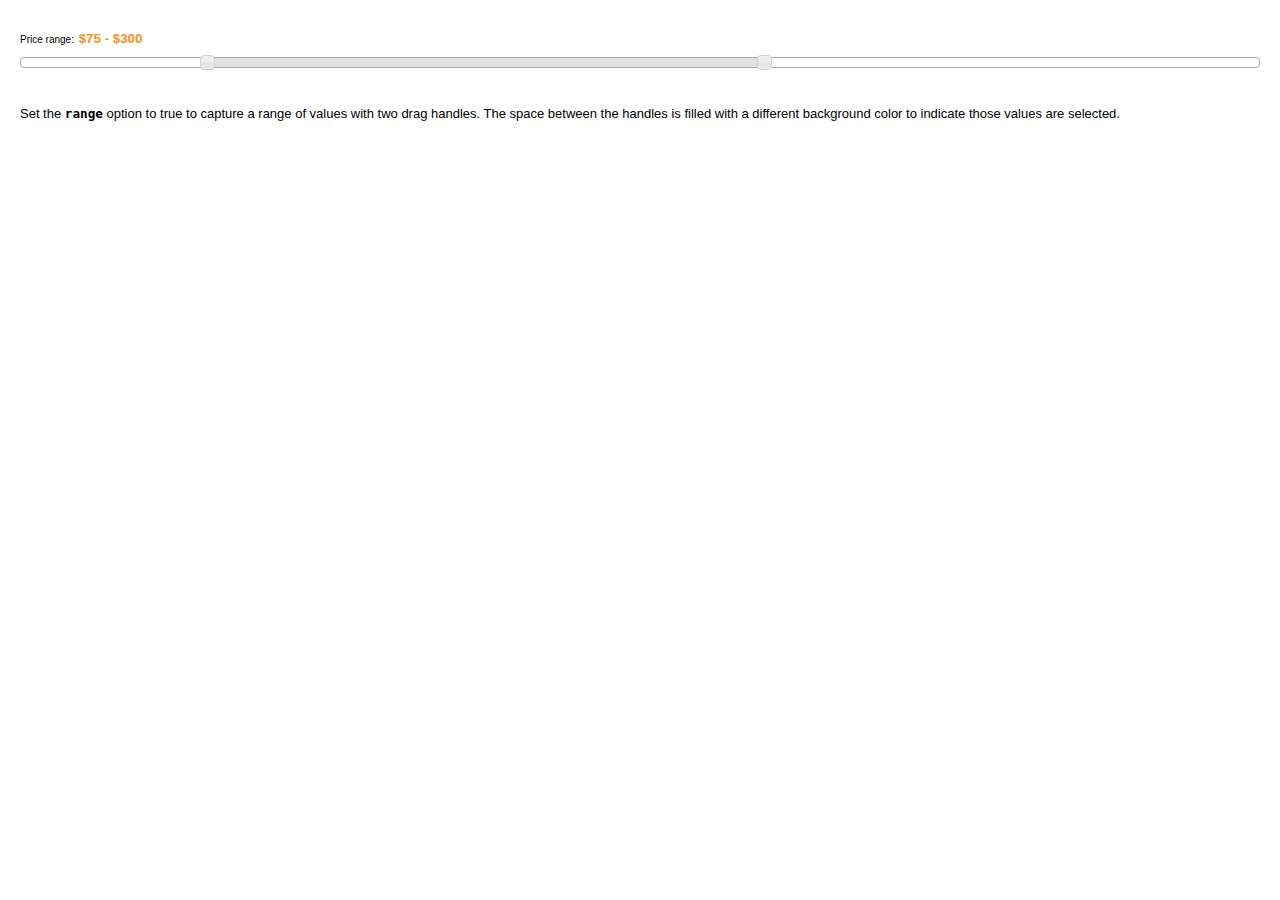
<file: jqueryui/development-bundle/demos/slider/range.html>
<!DOCTYPE html>
<html lang="en">
<head>
	<meta charset="utf-8">
	<title>jQuery UI Slider - Range slider</title>
	<link rel="stylesheet" href="../../themes/base/jquery.ui.all.css">
	<script src="../../jquery-1.7.2.js"></script>
	<script src="../../ui/jquery.ui.core.js"></script>
	<script src="../../ui/jquery.ui.widget.js"></script>
	<script src="../../ui/jquery.ui.mouse.js"></script>
	<script src="../../ui/jquery.ui.slider.js"></script>
	<link rel="stylesheet" href="../demos.css">
	<style>
	#demo-frame > div.demo { padding: 10px !important; };
	</style>
	<script>
	$(function() {
		$( "#slider-range" ).slider({
			range: true,
			min: 0,
			max: 500,
			values: [ 75, 300 ],
			slide: function( event, ui ) {
				$( "#amount" ).val( "$" + ui.values[ 0 ] + " - $" + ui.values[ 1 ] );
			}
		});
		$( "#amount" ).val( "$" + $( "#slider-range" ).slider( "values", 0 ) +
			" - $" + $( "#slider-range" ).slider( "values", 1 ) );
	});
	</script>
</head>
<body>

<div class="demo">

<p>
	<label for="amount">Price range:</label>
	<input type="text" id="amount" style="border:0; color:#f6931f; font-weight:bold;" />
</p>

<div id="slider-range"></div>

</div><!-- End demo -->



<div class="demo-description">
<p>Set the <code>range</code> option to true to capture a range of values with two drag handles.  The space between the handles is filled with a different background color to indicate those values are selected.</p>
</div><!-- End demo-description -->

</body>
</html>
</file>
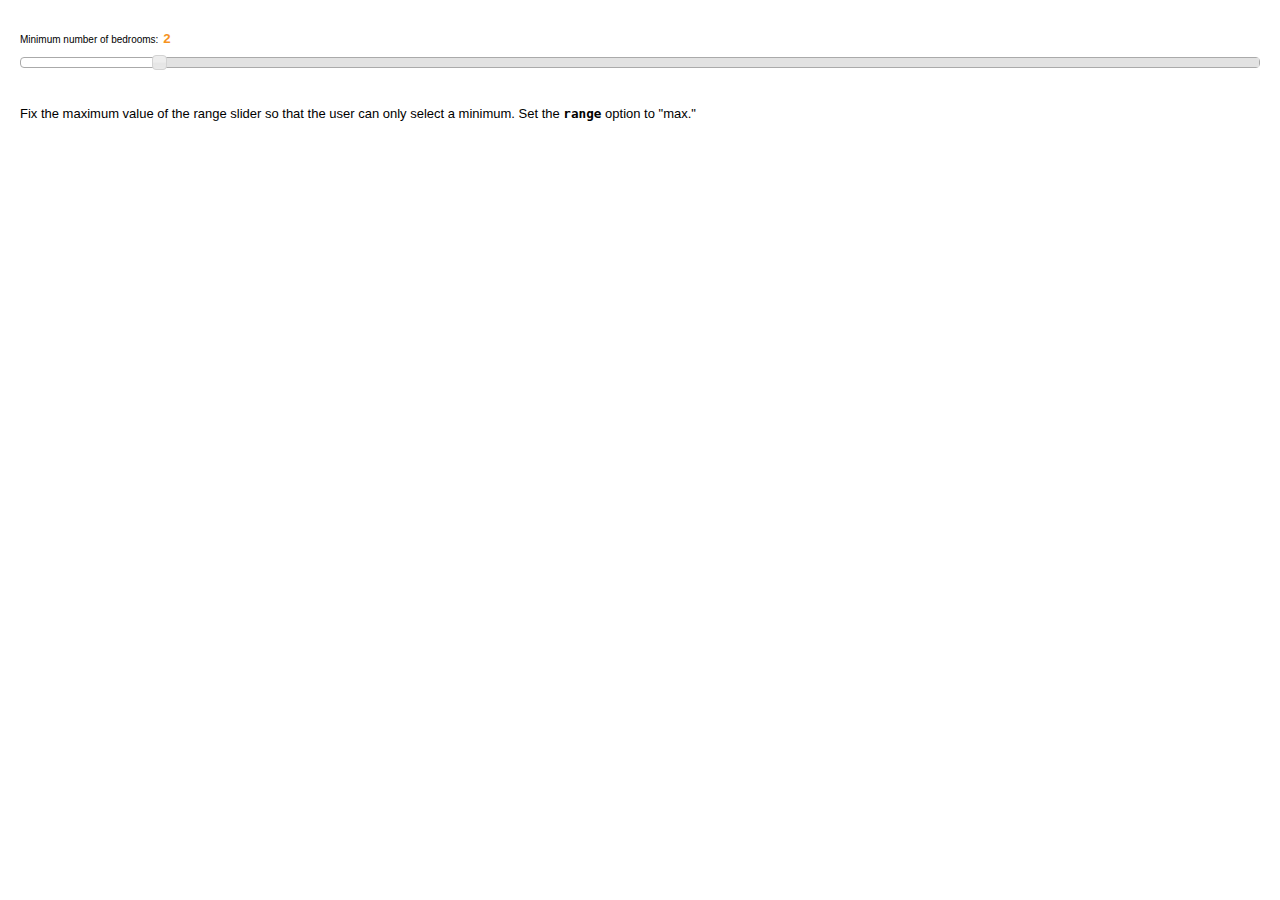
<file: jqueryui/development-bundle/demos/slider/rangemax.html>
<!DOCTYPE html>
<html lang="en">
<head>
	<meta charset="utf-8">
	<title>jQuery UI Slider - Range with fixed maximum</title>
	<link rel="stylesheet" href="../../themes/base/jquery.ui.all.css">
	<script src="../../jquery-1.7.2.js"></script>
	<script src="../../ui/jquery.ui.core.js"></script>
	<script src="../../ui/jquery.ui.widget.js"></script>
	<script src="../../ui/jquery.ui.mouse.js"></script>
	<script src="../../ui/jquery.ui.slider.js"></script>
	<link rel="stylesheet" href="../demos.css">
	<style>
	#demo-frame > div.demo { padding: 10px !important; };
	</style>
	<script>
	$(function() {
		$( "#slider-range-max" ).slider({
			range: "max",
			min: 1,
			max: 10,
			value: 2,
			slide: function( event, ui ) {
				$( "#amount" ).val( ui.value );
			}
		});
		$( "#amount" ).val( $( "#slider-range-max" ).slider( "value" ) );
	});
	</script>
</head>
<body>

<div class="demo">

<p>
	<label for="amount">Minimum number of bedrooms:</label>
	<input type="text" id="amount" style="border:0; color:#f6931f; font-weight:bold;" />
</p>
<div id="slider-range-max"></div>

</div><!-- End demo -->



<div class="demo-description">
<p>Fix the maximum value of the range slider so that the user can only select a minimum.  Set the <code>range</code> option to "max."</p>
</div><!-- End demo-description -->

</body>
</html>
</file>
<file: jqueryui/development-bundle/demos/demos.css>
body {
	font-size: 62.5%;
}

table {
	font-size: 1em;
}

/* Site
   -------------------------------- */

body {
	font-family: "Trebuchet MS", "Helvetica", "Arial",  "Verdana", "sans-serif";
}

/* Layout
   -------------------------------- */

.layout-grid {
	width: 960px;
}

.layout-grid td {
	vertical-align: top;
}

.layout-grid td.left-nav {
	width: 140px;
}

.layout-grid td.normal {
	border-left: 1px solid #eee;
	padding: 20px 24px;
	font-family: "Trebuchet MS", "Helvetica", "Arial",  "Verdana", "sans-serif";
}

.layout-grid td.demos {
	background: url('/images/demos_bg.jpg') no-repeat;
	height: 337px;
	overflow: hidden;
}

/* Normal
   -------------------------------- */

.normal h3,
.normal h4 {
	margin: 0;
	font-weight: normal;
}

.normal h3 {
	padding: 0 0 9px;
	font-size: 1.8em;
}

.normal h4 {
	padding-bottom: 21px;
	border-bottom: 1px dashed #999;
	font-size: 1.2em;
	font-weight: bold;
}

.normal p {
	font-size: 1.2em;
}

/* Demos */

.demos-nav, .demos-nav dt, .demos-nav dd, .demos-nav ul, .demos-nav li {
	margin: 0;
	padding: 0
}

.demos-nav {
	float: left;
	width: 170px;
	font-size: 1.3em;
}

.demos-nav dt,
.demos-nav h4 {
	margin: 0;
	padding: 0;
	font: normal 1.1em "Trebuchet MS", "Helvetica", "Arial",  "Verdana", "sans-serif";
	color: #e87b10;
}

.demos-nav dt,
.demos-nav h4 {
	margin-top: 1.5em;
	margin-bottom: 0;
	padding-left: 8px;
	padding-bottom:5px;
	line-height: 1.2em;
	border-bottom: 1px solid #F4F4F4;
}

.demos-nav dd a,
.demos-nav li a {
	border-bottom: 1px solid #F4F4F4;
	display:block;
	padding: 4px 3px 4px 8px;
	font-size: 90%;
	text-decoration: none;
	color: #555 ;
	margin:2px 0;
	height:13px;
}

.demos-nav dd a:hover,
.demos-nav dd a:focus,
.demos-nav dd a:hover,
.demos-nav dd a:focus {
	background: #f3f3f3;
	color:#000;
	-moz-border-radius: 5px; -webkit-border-radius: 5px;
}
 .demos-nav dd a.selected {
	background: #555;
	color:#ffffff;
	-moz-border-radius: 5px; -webkit-border-radius: 5px;
}


/* new styles for demo pages, added by Filament 12.29.08
eventually we should convert the font sizes to ems -- using px for now to minimize style conflicts
*/

.normal h3.demo-header { font-size:32px; padding:0 0 5px; border-bottom:1px solid #eee; text-transform: capitalize; }
.normal h4.demo-subheader { font-size:10px; text-transform: uppercase; color:#999; padding:8px 0 3px; border:0; margin:0; }
.normal a:link,
.normal a:visited { color:#1b75bb; text-decoration:none; }
.normal a:hover,
.normal a:active { color:#0b559b; }

#demo-config { padding:20px 0 0; }

#demo-frame { float:left; width:540px; height:380px; border:1px solid #ddd; overflow: auto; position: relative; }
#demo-frame h3, #demo-frame h4 { padding: 0; font-weight: bold; font-size: 1em; }

#demo-config-menu { float:right; width:180px;  }
#demo-config-menu h4 { font-size:13px; color:#666; font-weight:normal; border:0; padding-left:18px; }

#demo-config-menu ul { list-style: none; padding: 0; margin: 0; }

#demo-config-menu li { font-size:12px; padding:0 0 0 10px; margin:3px 0; zoom: 1; }

#demo-config-menu li a:link,
#demo-config-menu li a:visited { display:block; padding:1px 8px 4px; border-bottom:1px dotted #b3b3b3; }
* html #demo-config-menu li a:link,
* html #demo-config-menu li a:visited { padding:1px 8px 2px; }
#demo-config-menu li a:hover,
#demo-config-menu li a:active { background-color:#f6f6f6; }

#demo-config-menu li.demo-config-on { background: url(images/demo-config-on-tile.gif) repeat-x left center; }

#demo-config-menu li.demo-config-on a:link,
#demo-config-menu li.demo-config-on a:visited,
#demo-config-menu li.demo-config-on a:hover,
#demo-config-menu li.demo-config-on a:active { background: url(images/demo-config-on.gif) no-repeat left; padding-left:18px; color:#fff; border:0; margin-left:-10px; margin-top: 0px; margin-bottom: 0px; }

#demo-source, #demo-notes {
	clear: both;
	padding: 20px 0 0;
	font-size: 1.3em;
}

#demo-notes { width:520px; color:#333; font-size: 1em; }
#demo-notes p code, .demo-description p code { padding: 0; font-weight: bold; }
#demo-source pre, #demo-source code { padding: 0; }
code, pre { padding:8px 0 8px 20px ; font-size: 1.2em; line-height:130%;  }

#demo-source a:link,
#demo-source a:visited,
#demo-source a:hover,
#demo-source a:active { font-size:12px; padding-left:13px; background-position: left center; background-repeat: no-repeat; }

#demo-source a.source-open:link,
#demo-source a.source-open:visited,
#demo-source a.source-open:hover,
#demo-source a.source-open:active { background-image: url(images/demo-spindown-open.gif); }

#demo-source a.source-closed:link,
#demo-source a.source-closed:visited,
#demo-source a.source-closed:hover,
#demo-source a.source-closed:active { background-image: url(images/demo-spindown-closed.gif); }

div.demo {
	padding:12px;
	font-family: "Trebuchet MS", "Arial", "Helvetica", "Verdana", "sans-serif";
}

div.demo h3.docs { clear:left; font-size:12px; font-weight:normal; padding:0 0 1em; margin:0; }

div.demo-description {
	clear:both;
	padding:12px;
	font-family: "Trebuchet MS", "Arial", "Helvetica", "Verdana", "sans-serif";
	font-size: 1.3em;
	line-height: 1.4em;
}

.ui-draggable, .ui-droppable {
	background-position: top left;
}

.left-nav .demos-nav {
	padding-right: 10px;
}

#demo-link { font-size:11px;  padding-top: 6px; clear: both; overflow: hidden; }
#demo-link a span.ui-icon { float:left; margin-right:3px; }

/* Component containers
----------------------------------*/
#widget-docs .ui-widget { font-family: Trebuchet MS,Verdana,Arial,sans-serif; font-size: 1em; }
#widget-docs .ui-widget input, #widget-docs .ui-widget select, #widget-docs .ui-widget textarea, #widget-docs .ui-widget button { font-family: Trebuchet MS,Verdana,Arial,sans-serif; font-size: 1em; }
#widget-docs .ui-widget-header { border: 1px solid #ffffff; background: #464646 url(images/464646_40x100_textures_01_flat_100.png) 50% 50% repeat-x; color: #ffffff; font-weight: bold; }
#widget-docs .ui-widget-header a { color: #ffffff; }
#widget-docs .ui-widget-content { border: 1px solid #ffffff; background: #ffffff url(images/ffffff_40x100_textures_01_flat_75.png) 50% 50% repeat-x; color: #222222; }
#widget-docs .ui-widget-content a { color: #222222; }

/* Interaction states
----------------------------------*/
#widget-docs .ui-state-default, #widget-docs .ui-widget-content #widget-docs .ui-state-default { border: 1px solid #666666; background: #555555 url(images/555555_40x100_textures_03_highlight_soft_75.png) 50% 50% repeat-x; font-weight: normal; color: #ffffff; outline: none; }
#widget-docs .ui-state-default a { color: #ffffff; text-decoration: none; outline: none; }
#widget-docs .ui-state-hover, #widget-docs .ui-widget-content #widget-docs .ui-state-hover, #widget-docs .ui-state-focus, #widget-docs .ui-widget-content #widget-docs .ui-state-focus { border: 1px solid #666666; background: #444444 url(images/444444_40x100_textures_03_highlight_soft_60.png) 50% 50% repeat-x; font-weight: normal; color: #ffffff; outline: none; }
#widget-docs .ui-state-hover a { color: #ffffff; text-decoration: none; outline: none; }
#widget-docs .ui-state-active, #widget-docs .ui-widget-content #widget-docs .ui-state-active { border: 1px solid #666666; background: #ffffff url(images/ffffff_40x100_textures_01_flat_65.png) 50% 50% repeat-x; font-weight: normal; color: #F6921E; outline: none; }
#widget-docs .ui-state-active a { color: #F6921E; outline: none; text-decoration: none; }

/* Interaction Cues
----------------------------------*/
#widget-docs .ui-state-highlight, #widget-docs .ui-widget-content #widget-docs .ui-state-highlight {border: 1px solid #fcefa1; background: #fbf9ee url(images/fbf9ee_40x100_textures_02_glass_55.png) 50% 50% repeat-x; color: #363636; }
#widget-docs .ui-state-error, #widget-docs .ui-widget-content #widget-docs .ui-state-error {border: 1px solid #cd0a0a; background: #fef1ec url(images/fef1ec_40x100_textures_05_inset_soft_95.png) 50% bottom repeat-x; color: #cd0a0a; }
#widget-docs .ui-state-error-text, #widget-docs .ui-widget-content #widget-docs .ui-state-error-text { color: #cd0a0a; }
#widget-docs .ui-state-disabled, #widget-docs .ui-widget-content #widget-docs .ui-state-disabled { opacity: .35; filter:Alpha(Opacity=35); background-image: none; }
#widget-docs .ui-priority-primary, #widget-docs .ui-widget-content #widget-docs .ui-priority-primary { font-weight: bold; }
#widget-docs .ui-priority-secondary, #widget-docs .ui-widget-content #widget-docs .ui-priority-secondary { opacity: .7; filter:Alpha(Opacity=70); font-weight: normal; }

/* Icons
----------------------------------*/

/* states and images */
#demo-frame-wrapper .ui-icon, #widget-docs .ui-icon { width: 16px; height: 16px; background-image: url(images/222222_256x240_icons_icons.png); }
#widget-docs .ui-widget-content .ui-icon {background-image: url(images/222222_256x240_icons_icons.png); }
#widget-docs .ui-widget-header .ui-icon {background-image: url(images/222222_256x240_icons_icons.png); }
#widget-docs .ui-state-default .ui-icon { background-image: url(images/888888_256x240_icons_icons.png); }
#widget-docs .ui-state-hover .ui-icon, #widget-docs .ui-state-focus .ui-icon {background-image: url(images/454545_256x240_icons_icons.png); }
#widget-docs .ui-state-active .ui-icon {background-image: url(images/454545_256x240_icons_icons.png); }
#widget-docs .ui-state-highlight .ui-icon {background-image: url(images/2e83ff_256x240_icons_icons.png); }
#widget-docs .ui-state-error .ui-icon, #widget-docs .ui-state-error-text .ui-icon {background-image: url(images/cd0a0a_256x240_icons_icons.png); }


/* Misc visuals
----------------------------------*/

/* Corner radius */
#widget-docs .ui-corner-tl { -moz-border-radius-topleft: 4px; -webkit-border-top-left-radius: 4px; }
#widget-docs .ui-corner-tr { -moz-border-radius-topright: 4px; -webkit-border-top-right-radius: 4px; }
#widget-docs .ui-corner-bl { -moz-border-radius-bottomleft: 4px; -webkit-border-bottom-left-radius: 4px; }
#widget-docs .ui-corner-br { -moz-border-radius-bottomright: 4px; -webkit-border-bottom-right-radius: 4px; }
#widget-docs .ui-corner-top { -moz-border-radius-topleft: 4px; -webkit-border-top-left-radius: 4px; -moz-border-radius-topright: 4px; -webkit-border-top-right-radius: 4px; }
#widget-docs .ui-corner-bottom { -moz-border-radius-bottomleft: 4px; -webkit-border-bottom-left-radius: 4px; -moz-border-radius-bottomright: 4px; -webkit-border-bottom-right-radius: 4px; }
#widget-docs .ui-corner-right {  -moz-border-radius-topright: 4px; -webkit-border-top-right-radius: 4px; -moz-border-radius-bottomright: 4px; -webkit-border-bottom-right-radius: 4px; }
#widget-docs .ui-corner-left { -moz-border-radius-topleft: 4px; -webkit-border-top-left-radius: 4px; -moz-border-radius-bottomleft: 4px; -webkit-border-bottom-left-radius: 4px; }
#widget-docs .ui-corner-all { -moz-border-radius: 4px; -webkit-border-radius: 4px; }

/* Overlays */
#widget-docs .ui-widget-overlay { background: #aaaaaa url(images/aaaaaa_40x100_textures_01_flat_0.png) 50% 50% repeat-x; opacity: .30;filter:Alpha(Opacity=30); }
#widget-docs .ui-widget-shadow { margin: -8px 0 0 -8px; padding: 8px; background: #aaaaaa url(images/aaaaaa_40x100_textures_01_flat_0.png) 50% 50% repeat-x; opacity: .30;filter:Alpha(Opacity=30); -moz-border-radius: 8px; -webkit-border-radius: 8px; }

/*
----------------------------------*/

#widget-docs { margin:20px 0 0; border: none; }

#widget-docs h2, #widget-docs h3, #widget-docs h4, #widget-docs p, #widget-docs ul, #widget-docs code { margin:0; padding:0; }
#widget-docs code { display:block; color:#444; font-size:.9em; margin:0 0 1em; }
#widget-docs code strong { color:#000; }
#widget-docs p { margin:0 3em 1.2em 0; }
#widget-docs p.intro { font-size:13px; color:#666; line-height:1.3; }
#widget-docs ul { list-style-type: none; }

#widget-docs h2 { font-size:16px; margin:1.2em 0 .5em; }
#widget-docs h3 { font-size:14px; color:#e6820E; margin:1.5em 0 .5em; }
.normal #widget-docs h4 { font-size:12px; color:#000; border:0; margin:0 0 .5em; }

#docs-overview-main { width:400px; }
#docs-overview-sidebar { float:right; width:200px; }
#docs-overview-sidebar a span { color:#666; }
#widget-docs #docs-overview-main p { margin-right:0; }
#widget-docs #docs-overview-sidebar h4 { padding-left:0; }

.docs-list-header { float:left; width:100%; margin:10px 0 0; border-bottom:1px solid #eee; }
#widget-docs .docs-list-header h2 { float:left; margin:0; }
#widget-docs .docs-list-header p { float:right; margin:5px 0; font-size:11px; }

.docs-list { float:left; width:100%; padding:0 0 10px; }
.docs-list .param-header { float:left; clear:left; width:100%; padding:8px 0; border-top:1px solid #eee; }
#widget-docs .param-header h3, #widget-docs .param-header p { margin:0; float:left; }
#widget-docs .param-header h3 { width:50%; }
#widget-docs .param-header h3 span { background: url(images/demo-spindown-closed.gif) no-repeat left; padding-left:13px; }
#widget-docs .param-open .param-header h3 span { background: url(images/demo-spindown-open.gif) no-repeat left; }
#widget-docs .param-header p { width:24%; }
#widget-docs .param-header p.param-type span { background: url(images/icon-docs-info.gif) no-repeat left; cursor:pointer; border-bottom:1px dashed #ccc; padding-left:15px; }

.param-details { padding-left:13px; }
.param-args { margin:0 0 1.5em; border-top:1px dotted #ccc;}
.param-args td { padding:3px 30px 3px 5px; border-bottom:1px dotted #ccc;  }


/* overrides for ui-tab styles */
#widget-docs ul.ui-tabs-nav { padding:0 0 0 8px; }
#widget-docs .ui-tabs-nav li { margin:5px 5px 0 0; }

#widget-docs .ui-tabs-nav li a:link,
#widget-docs .ui-tabs-nav li a:visited,
#widget-docs .ui-tabs-nav li a:hover,
#widget-docs .ui-tabs-nav li a:active { font-size:14px; padding:4px 1.2em 3px; color:#fff; }

#widget-docs .ui-tabs-nav li.ui-tabs-selected a:link,
#widget-docs .ui-tabs-nav li.ui-tabs-selected a:visited,
#widget-docs .ui-tabs-nav li.ui-tabs-selected a:hover,
#widget-docs .ui-tabs-nav li.ui-tabs-selected a:active { color:#e6820E; }

#widget-docs .ui-tabs-panel { padding:20px 9px; font-size:12px; line-height:1.4; color:#000; }

#widget-docs .ui-widget-content a:link,
#widget-docs .ui-widget-content a:visited { color:#1b75bb; text-decoration:none; }
#widget-docs .ui-widget-content a:hover,
#widget-docs .ui-widget-content a:active { color:#0b559b; }
</file>
